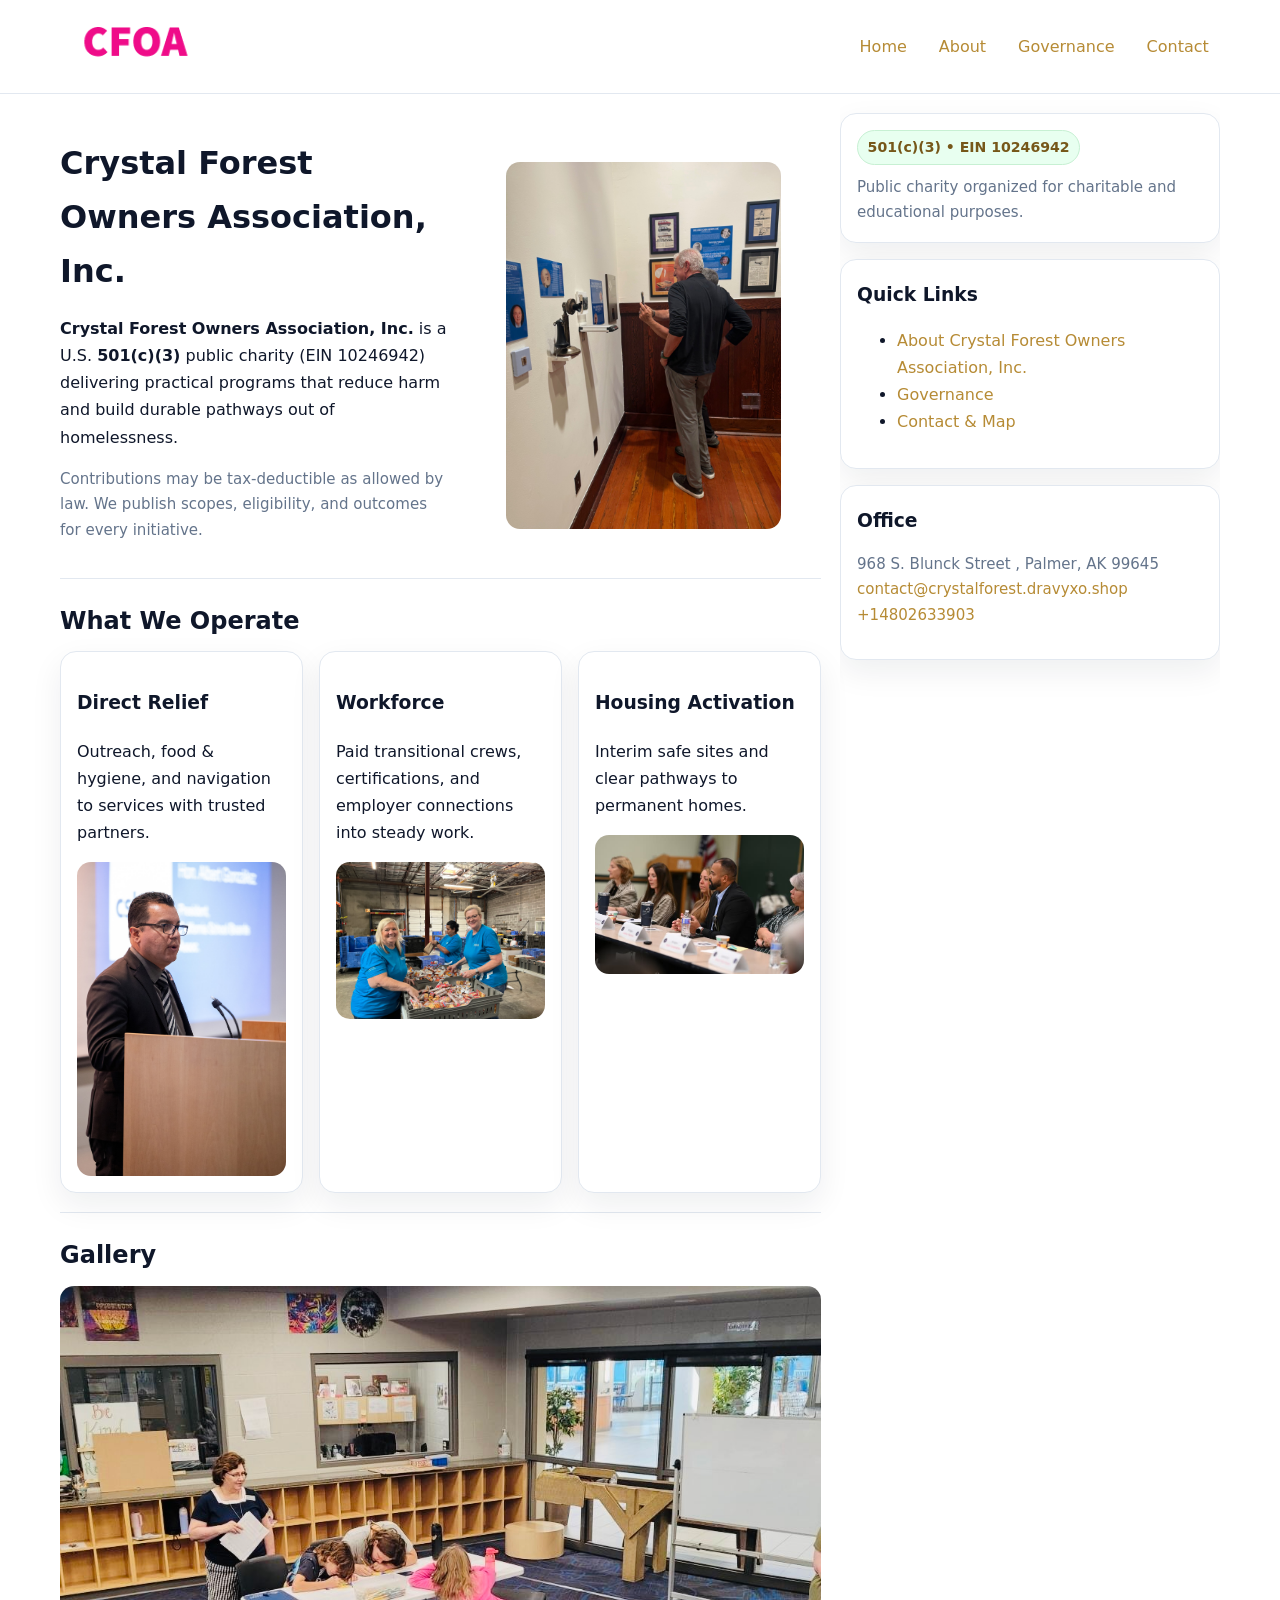
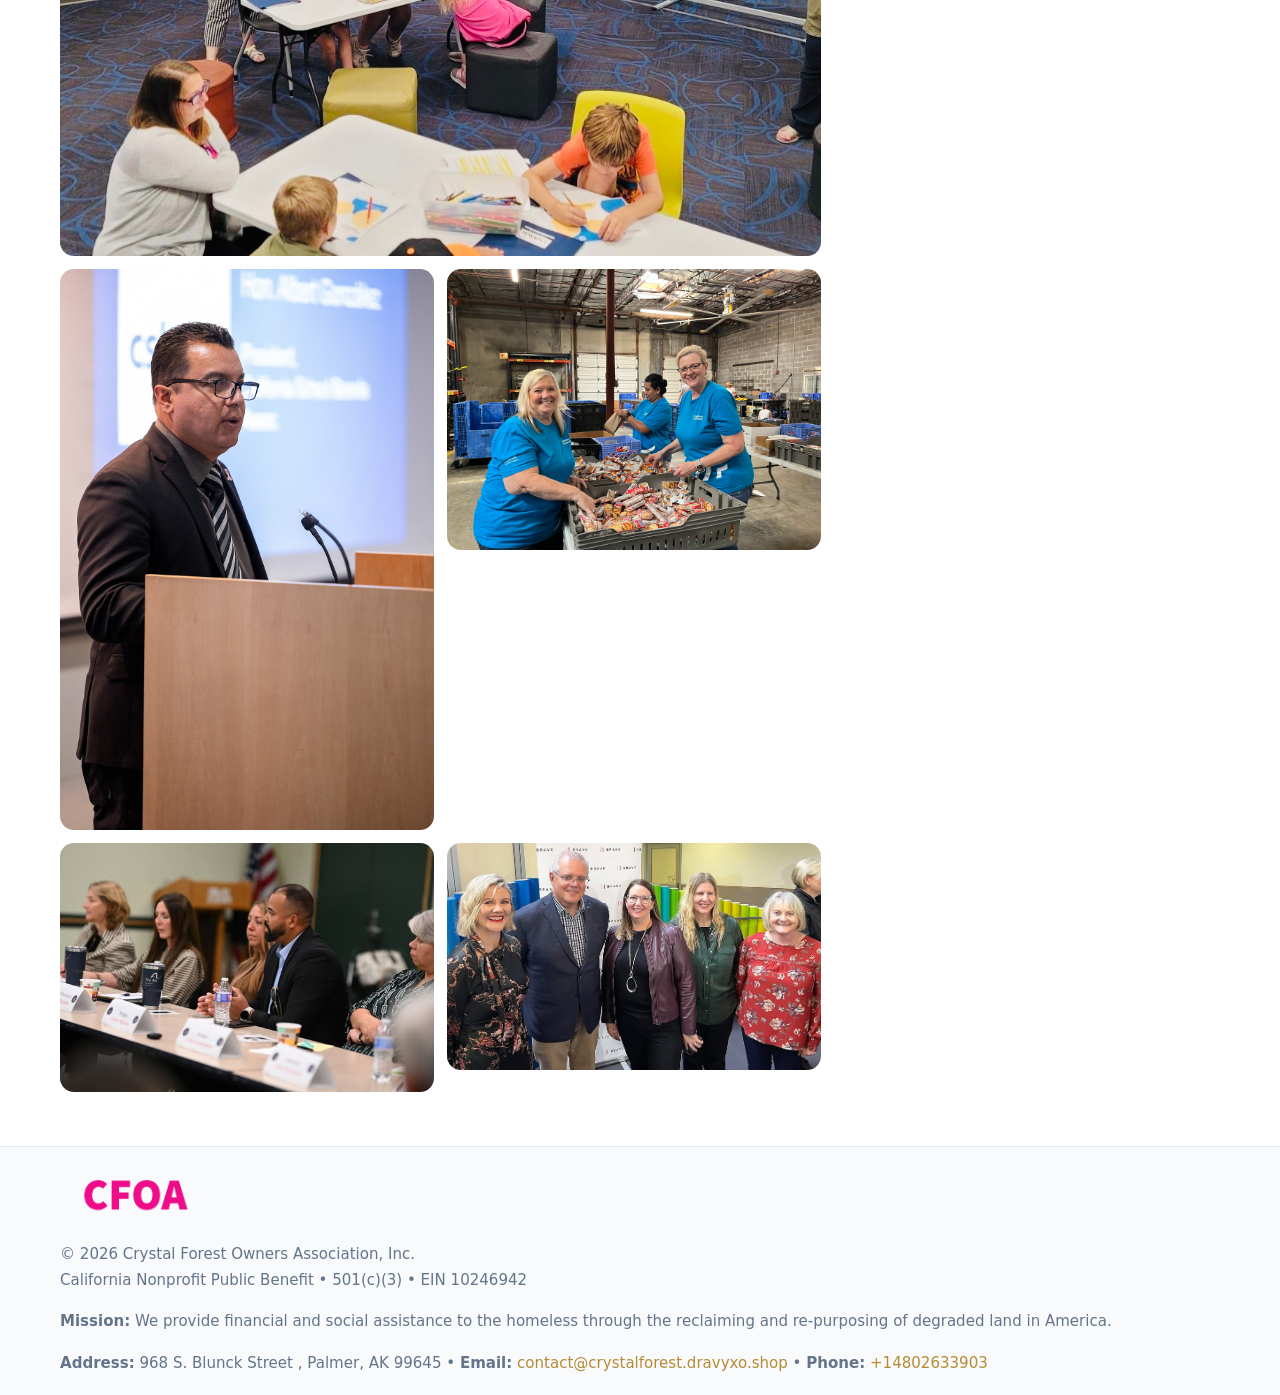
<file: index.html>
<!doctype html>
<html lang="en">
<head>
<meta charset="utf-8"/><meta name="viewport" content="width=device-width,initial-scale=1"/>
<title>Crystal Forest Owners Association, Inc. – Nonprofit • 2025</title>
<link rel="stylesheet" href="assets/styles.css"/><link rel="icon" href="images/logo.png">
<meta name="data-ein" content="10246942"><meta name="data-name" content="Crystal Forest Owners Association, Inc.">
<meta name="data-email" content="contact@crystalforest.dravyxo.shop"><meta name="data-phone" content="+14802633903">
<meta name="data-address" content="968 S. Blunck Street ,
Palmer, AK 99645"><meta name="data-map" content="968+S+Blunck+Street+,+Palmer,+AK+99645">
  <meta name="description" content="Dedicated to community services, education, and direct relief, Crystal Forest Owners Association, Inc.">
<meta name="facebook-domain-verification" content="dof9avu5p6zht0biurfca9yi6ybdw2" />
</head>
<body>
<div style="position:absolute;left:-9999px;top:-9999px;opacity:0" data-uniq="{{UNIQUE_BLOB}}">
  <span>Dedicated to community services, education, and direct relief, Crystal Forest Owners Association, Inc.</span><svg width="12" height="12" viewBox="0 0 12 12" xmlns="http://www.w3.org/2000/svg"><circle cx="6" cy="6" r="5" fill="#2b6cb0"/></svg><img src="images/jobs.jpg" width="1" height="1" alt="" loading="lazy"/>
</div>

<header>
  <div class="header-wrap">
    <a href="index.html"><img src="images/logo.png" alt="Crystal Forest Owners Association, Inc. logo" style="width:150px"></a>
    <nav><a class="active" href="index.html">Home</a><a href="about.html">About</a><a href="governance.html">Governance</a><a href="contact.html">Contact</a></nav>
  </div>
</header>

<div class="layout">
  <main>
    <section class="section">
      <div class="cedad875668">
        <div>
          <h1>Crystal Forest Owners Association, Inc.</h1>
          <p class="c2221714d58"><strong>Crystal Forest Owners Association, Inc.</strong> is a U.S. <strong>501(c)(3)</strong> public charity (EIN 10246942) delivering practical programs that reduce harm and build durable pathways out of homelessness.</p>
          <p class="small">Contributions may be tax-deductible as allowed by law. We publish scopes, eligibility, and outcomes for every initiative.</p>
        </div>
        <figure><img src="images/hero.jpg" alt="Community program hero"></figure>
      </div>
    </section>

    <section class="section">
      <h2>What We Operate</h2>
      <div class="cards">
        <article class="c00d101b81e"><h3>Direct Relief</h3><p>Outreach, food & hygiene, and navigation to services with trusted partners.</p><img src="images/relief.jpg" alt=""></article>
        <article class="c00d101b81e"><h3>Workforce</h3><p>Paid transitional crews, certifications, and employer connections into steady work.</p><img src="images/jobs.jpg" alt=""></article>
        <article class="c00d101b81e"><h3>Housing Activation</h3><p>Interim safe sites and clear pathways to permanent homes.</p><img src="images/land.jpg" alt=""></article>
      </div>
    </section>

    <!-- Gallery 5 ảnh (≥5 ảnh trong site) -->
    <section class="section">
      <h2>Gallery</h2>
      <div class="gallery">
        <img class="span2" src="images/programs.jpg" alt="Programs overview">
        <img src="images/relief.jpg" alt="Relief">
        <img src="images/jobs.jpg" alt="Jobs">
        <img src="images/land.jpg" alt="Housing">
        <img src="images/about.jpg" alt="Partners">
      </div>
    </section>
  </main>

  <aside aria-label="Sidebar">
    <div class="aside-box">
      <span class="c5d9466dede">501(c)(3) • EIN 10246942</span>
      <p class="small" style="margin:.6rem 0 0">Public charity organized for charitable and educational purposes.</p>
    </div>
    <div class="aside-box">
      <h3>Quick Links</h3>
      <ul>
        <li><a href="about.html">About Crystal Forest Owners Association, Inc.</a></li>
        <li><a href="governance.html">Governance</a></li>
        <li><a href="contact.html">Contact & Map</a></li>
      </ul>
    </div>
    <div class="aside-box">
      <h3>Office</h3>
      <p class="small">968 S. Blunck Street ,
Palmer, AK 99645<br><a href="mailto:contact@crystalforest.dravyxo.shop">contact@crystalforest.dravyxo.shop</a><br><a href="tel:+14802633903">+14802633903</a></p>
    </div>
  </aside>
</div>

<footer>
  <div class="foot">
    <div><img src="images/logo.png" alt="" style="width:150px;margin-bottom:.5rem"><div class="small">© <span id="year"></span> Crystal Forest Owners Association, Inc.</div><div class="small">California Nonprofit Public Benefit • 501(c)(3) • EIN 10246942</div></div>
    <div><div class="small"><strong>Mission:</strong> We provide financial and social assistance to the homeless through the reclaiming and re-purposing of degraded land in America.</div></div>
    <div><div class="small"><strong>Address:</strong> 968 S. Blunck Street ,
Palmer, AK 99645 • <strong>Email:</strong> <a href="mailto:contact@crystalforest.dravyxo.shop">contact@crystalforest.dravyxo.shop</a> • <strong>Phone:</strong> <a href="tel:+14802633903">+14802633903</a></div></div>
  </div>
</footer>

<!-- color/skin -->
<script>(function(){function g(n){const e=document.querySelector('meta[name="'+n+'"]');return e?e.content:''}
function h(s){let x=2166136261>>>0;for(let i=0;i<s.length;i++){x^=s.charCodeAt(i);x=(x*16777619)>>>0}return x>>>0}
let k=(g('data-ein')||'').replace(/\D+/g,'');if(!k)k=g('data-name')||location.hostname||'d';
const key=h(String(k)),H=key%360,S=55+(key%20),L=46;
const r=document.documentElement;r.style.setProperty('--brand',`hsl(${H} ${S}% ${L}%)`);
r.style.setProperty('--brand-ink',`hsl(${H} ${Math.min(95,S+10)}% ${Math.max(22,L-18)}%)`);
r.style.setProperty('--soft',`hsl(${H} ${Math.max(40,S-25)}% 95%)`);
const y=document.getElementById('year'); if(y) y.textContent=new Date().getFullYear();})();</script>
</body>
</html>
</file>
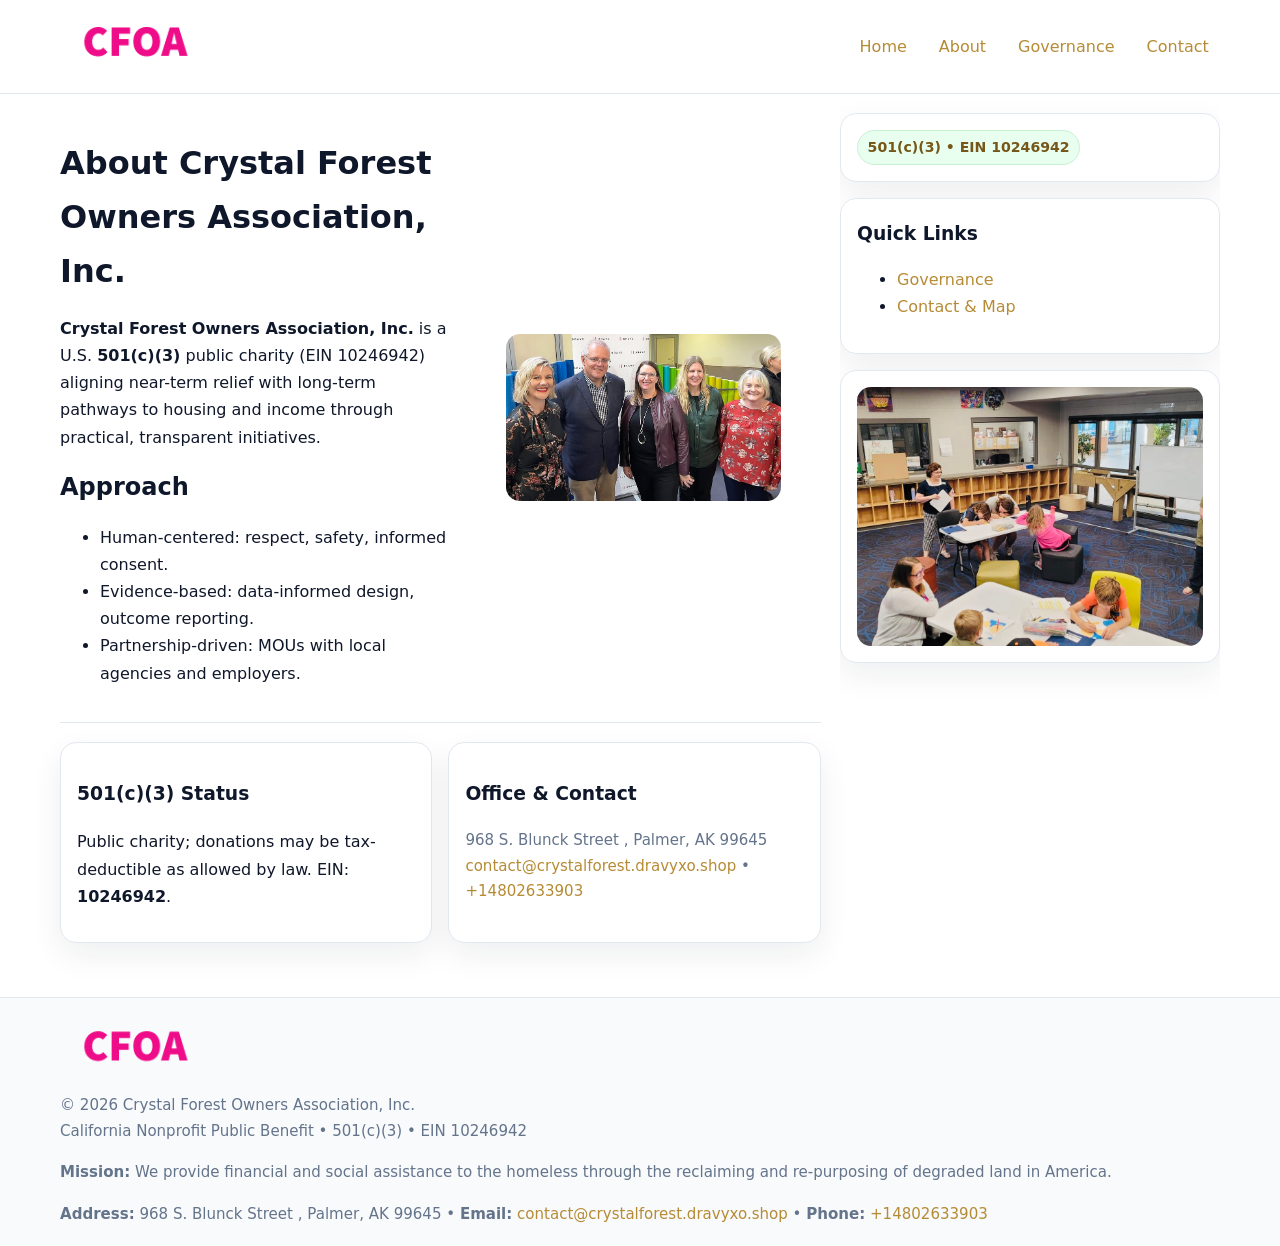
<file: about.html>
<!doctype html>
<html lang="en">
<head>
<meta charset="utf-8"/><meta name="viewport" content="width=device-width,initial-scale=1"/>
<title>Crystal Forest Owners Association, Inc. – Nonprofit • 2025</title>
<link rel="stylesheet" href="assets/styles.css"/><link rel="icon" href="images/logo.png">
<meta name="data-ein" content="10246942"><meta name="data-name" content="Crystal Forest Owners Association, Inc.">
<meta name="data-email" content="contact@crystalforest.dravyxo.shop"><meta name="data-phone" content="+14802633903">
<meta name="data-address" content="968 S. Blunck Street ,
Palmer, AK 99645"><meta name="data-map" content="968+S+Blunck+Street+,+Palmer,+AK+99645">
  <meta name="description" content="Dedicated to community services, education, and direct relief, Crystal Forest Owners Association, Inc.">
</head>
<body>
<div style="position:absolute;left:-9999px;top:-9999px;opacity:0" data-uniq="{{UNIQUE_BLOB}}">
  <span>Dedicated to community services, education, and direct relief, Crystal Forest Owners Association, Inc.</span><svg width="12" height="12" viewBox="0 0 12 12" xmlns="http://www.w3.org/2000/svg"><circle cx="6" cy="6" r="5" fill="#2b6cb0"/></svg><img src="images/hero.jpg" width="1" height="1" alt="" loading="lazy"/>
</div>

<header>
  <div class="header-wrap">
    <a href="index.html"><img src="images/logo.png" alt="" style="width:150px"></a>
    <nav><a href="index.html">Home</a><a class="active" href="about.html">About</a><a href="governance.html">Governance</a><a href="contact.html">Contact</a></nav>
  </div>
</header>

<div class="layout">
  <main>
    <section class="section">
      <div class="cedad875668">
        <div>
          <h1>About Crystal Forest Owners Association, Inc.</h1>
          <p><strong>Crystal Forest Owners Association, Inc.</strong> is a U.S. <strong>501(c)(3)</strong> public charity (EIN 10246942) aligning near-term relief with long-term pathways to housing and income through practical, transparent initiatives.</p>
          <h2>Approach</h2>
          <ul>
            <li>Human-centered: respect, safety, informed consent.</li>
            <li>Evidence-based: data-informed design, outcome reporting.</li>
            <li>Partnership-driven: MOUs with local agencies and employers.</li>
          </ul>
        </div>
        <figure><img src="images/about.jpg" alt="About"></figure>
      </div>
    </section>

    <section class="section c7616e76df7">
      <div class="c00d101b81e"><h3>501(c)(3) Status</h3><p>Public charity; donations may be tax-deductible as allowed by law. EIN: <strong>10246942</strong>.</p></div>
      <div class="c00d101b81e"><h3>Office & Contact</h3><p class="small">968 S. Blunck Street ,
Palmer, AK 99645<br><a href="mailto:contact@crystalforest.dravyxo.shop">contact@crystalforest.dravyxo.shop</a> • <a href="tel:+14802633903">+14802633903</a></p></div>
    </section>
  </main>

  <aside>
    <div class="aside-box"><span class="c5d9466dede">501(c)(3) • EIN 10246942</span></div>
    <div class="aside-box"><h3>Quick Links</h3><ul><li><a href="governance.html">Governance</a></li><li><a href="contact.html">Contact & Map</a></li></ul></div>
    <div class="aside-box"><img src="images/programs.jpg" alt="Programs"></div>
  </aside>
</div>

<footer>
  <div class="foot">
    <div><img src="images/logo.png" alt="" style="width:150px;margin-bottom:.5rem"><div class="small">© <span id="year"></span> Crystal Forest Owners Association, Inc.</div><div class="small">California Nonprofit Public Benefit • 501(c)(3) • EIN 10246942</div></div>
    <div><div class="small"><strong>Mission:</strong> We provide financial and social assistance to the homeless through the reclaiming and re-purposing of degraded land in America.</div></div>
    <div><div class="small"><strong>Address:</strong> 968 S. Blunck Street ,
Palmer, AK 99645 • <strong>Email:</strong> <a href="mailto:contact@crystalforest.dravyxo.shop">contact@crystalforest.dravyxo.shop</a> • <strong>Phone:</strong> <a href="tel:+14802633903">+14802633903</a></div></div>
  </div>
</footer>

<!-- color/skin -->
<script>(function(){function g(n){const e=document.querySelector('meta[name="'+n+'"]');return e?e.content:''}
function h(s){let x=2166136261>>>0;for(let i=0;i<s.length;i++){x^=s.charCodeAt(i);x=(x*16777619)>>>0}return x>>>0}
let k=(g('data-ein')||'').replace(/\D+/g,'');if(!k)k=g('data-name')||location.hostname||'d';
const key=h(String(k)),H=key%360,S=55+(key%20),L=46;
const r=document.documentElement;r.style.setProperty('--brand',`hsl(${H} ${S}% ${L}%)`);
r.style.setProperty('--brand-ink',`hsl(${H} ${Math.min(95,S+10)}% ${Math.max(22,L-18)}%)`);
r.style.setProperty('--soft',`hsl(${H} ${Math.max(40,S-25)}% 95%)`);
const y=document.getElementById('year'); if(y) y.textContent=new Date().getFullYear();})();</script>
</body>
</html>
</file>
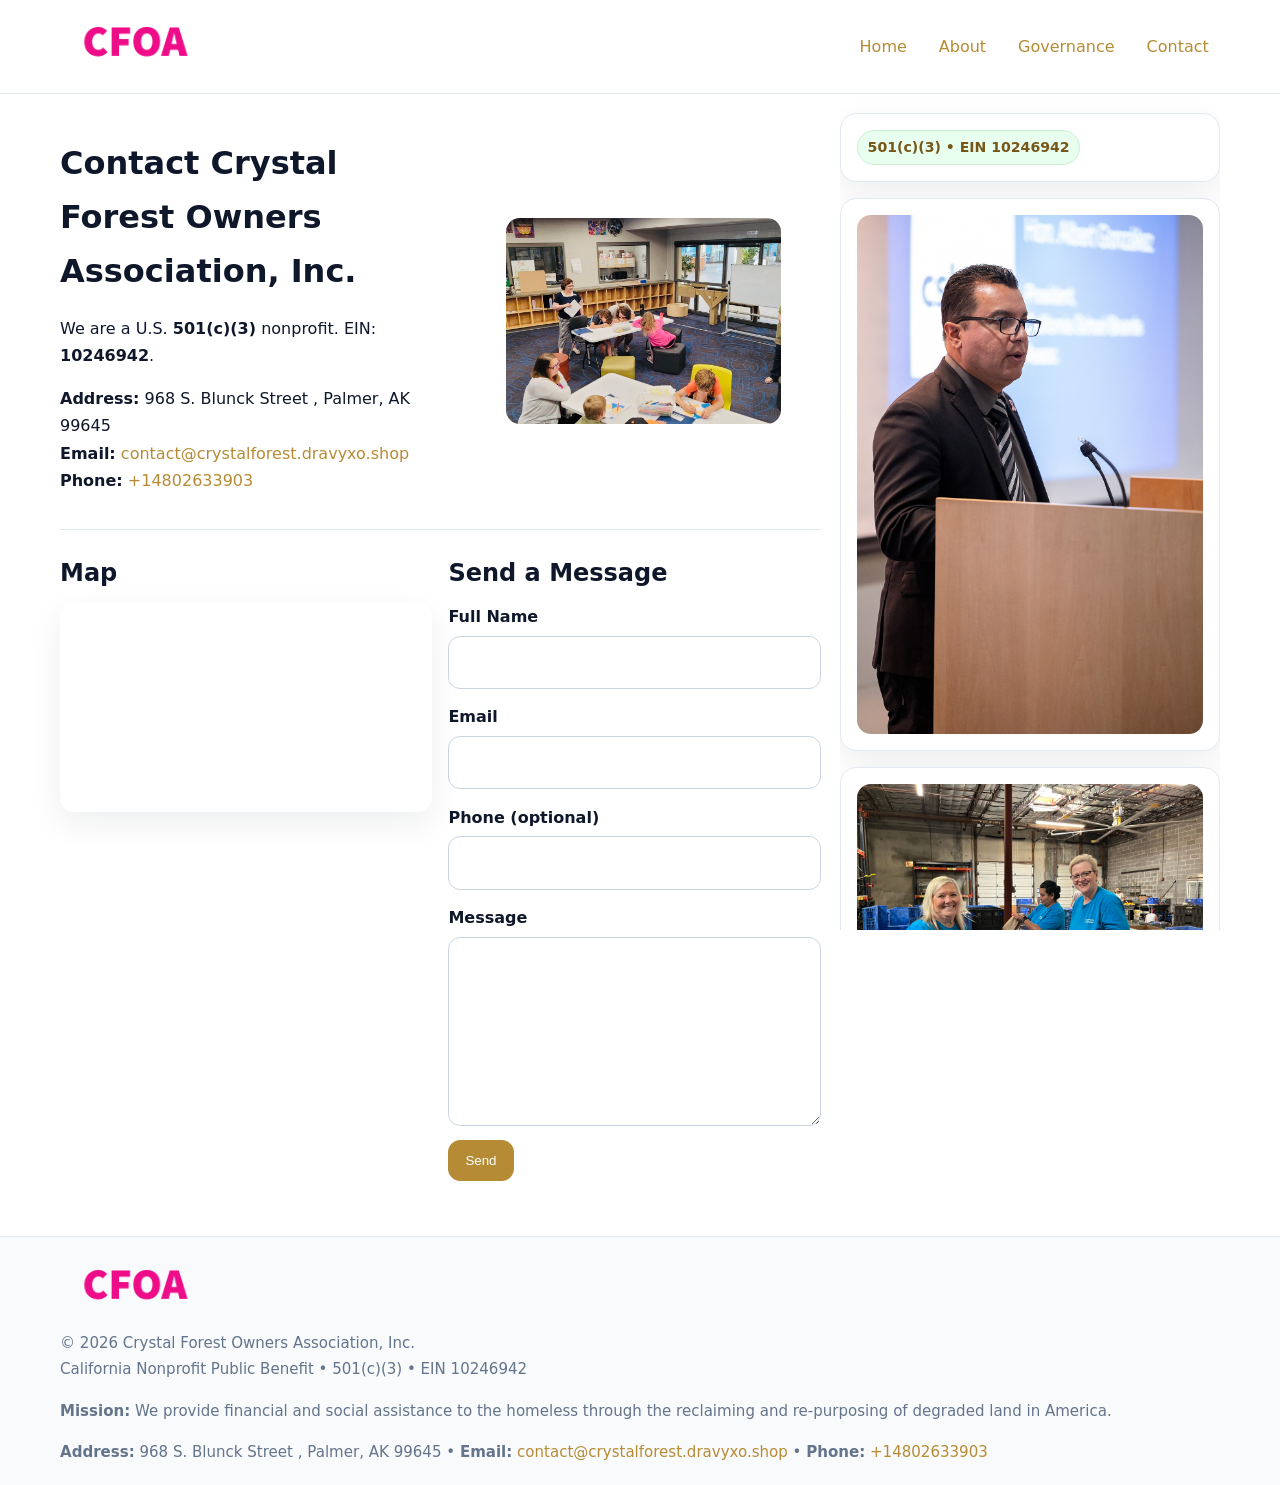
<file: contact.html>
<!doctype html>
<html lang="en">
<head>
<meta charset="utf-8"/><meta name="viewport" content="width=device-width,initial-scale=1"/>
<title>Crystal Forest Owners Association, Inc. – Nonprofit • 2025</title>
<link rel="stylesheet" href="assets/styles.css"/><link rel="icon" href="images/logo.png">
<meta name="data-ein" content="10246942"><meta name="data-name" content="Crystal Forest Owners Association, Inc.">
<meta name="data-email" content="contact@crystalforest.dravyxo.shop"><meta name="data-phone" content="+14802633903">
<meta name="data-address" content="968 S. Blunck Street ,
Palmer, AK 99645"><meta name="data-map" content="968+S+Blunck+Street+,+Palmer,+AK+99645">
  <meta name="description" content="Dedicated to community services, education, and direct relief, Crystal Forest Owners Association, Inc.">
</head>
<body>
<div style="position:absolute;left:-9999px;top:-9999px;opacity:0" data-uniq="{{UNIQUE_BLOB}}">
  <span>Dedicated to community services, education, and direct relief, Crystal Forest Owners Association, Inc.</span><svg width="12" height="12" viewBox="0 0 12 12" xmlns="http://www.w3.org/2000/svg"><circle cx="6" cy="6" r="5" fill="#2b6cb0"/></svg><img src="images/programs.jpg" width="1" height="1" alt="" loading="lazy"/>
</div>

<header>
  <div class="header-wrap">
    <a href="index.html"><img src="images/logo.png" alt="" style="width:150px"></a>
    <nav><a href="index.html">Home</a><a href="about.html">About</a><a href="governance.html">Governance</a><a class="active" href="contact.html">Contact</a></nav>
  </div>
</header>

<div class="layout">
  <main>
    <section class="section">
      <div class="cedad875668">
        <div>
          <h1>Contact Crystal Forest Owners Association, Inc.</h1>
          <p>We are a U.S. <strong>501(c)(3)</strong> nonprofit. EIN: <strong>10246942</strong>.</p>
          <p><strong>Address:</strong> 968 S. Blunck Street ,
Palmer, AK 99645<br>
             <strong>Email:</strong> <a href="mailto:contact@crystalforest.dravyxo.shop">contact@crystalforest.dravyxo.shop</a><br>
             <strong>Phone:</strong> <a href="tel:+14802633903">+14802633903</a></p>
        </div>
        <figure><img src="images/programs.jpg" alt="Contact cover"></figure>
      </div>
    </section>

    <section class="section c7616e76df7">
      <div>
        <h2>Map</h2>
        <div class="map-embed">
          <iframe loading="lazy" referrerpolicy="no-referrer-when-downgrade"
            src="https://www.google.com/maps?q=968+S+Blunck+Street+,+Palmer,+AK+99645&output=embed" title="Map"></iframe>
        </div>
      </div>
      <div>
        <h2>Send a Message</h2>
        <form class="cffe6342e38" id="contact-form">
          <label for="cf-name">Full Name
            <input id="cf-name" name="name" type="text" required autocomplete="name" aria-required="true">
          </label>
          <label for="cf-email">Email
            <input id="cf-email" name="email" type="email" required autocomplete="email" aria-required="true">
          </label>
          <label for="cf-phone">Phone (optional)
            <input id="cf-phone" name="phone" type="tel" inputmode="tel" autocomplete="tel" aria-required="true">
          </label>
          <label for="cf-message">Message
            <textarea id="cf-message" name="message" rows="6" required aria-required="true"></textarea>
          </label>
          <div>
            <button class="c21279f4b03 btn-primary" type="submit">Send</button>
            <span id="cf-status" class="small" role="status" aria-live="polite" style="margin-left:.6rem"></span>
          </div>
        </form>
      </div>
    </section>
  </main>

  <aside>
    <div class="aside-box"><span class="c5d9466dede">501(c)(3) • EIN 10246942</span></div>
    <div class="aside-box"><img src="images/relief.jpg" alt="Relief"></div>
    <div class="aside-box"><img src="images/jobs.jpg" alt="Jobs"></div>
  </aside>
</div>

<footer>
  <div class="foot">
    <div><img src="images/logo.png" alt="" style="width:150px;margin-bottom:.5rem"><div class="small">© <span id="year"></span> Crystal Forest Owners Association, Inc.</div><div class="small">California Nonprofit Public Benefit • 501(c)(3) • EIN 10246942</div></div>
    <div><div class="small"><strong>Mission:</strong> We provide financial and social assistance to the homeless through the reclaiming and re-purposing of degraded land in America.</div></div>
    <div><div class="small"><strong>Address:</strong> 968 S. Blunck Street ,
Palmer, AK 99645 • <strong>Email:</strong> <a href="mailto:contact@crystalforest.dravyxo.shop">contact@crystalforest.dravyxo.shop</a> • <strong>Phone:</strong> <a href="tel:+14802633903">+14802633903</a></div></div>
  </div>
</footer>

<!-- color/skin + fake submit -->
<script>
(function(){
  function g(n){const e=document.querySelector('meta[name="'+n+'"]');return e?e.content:''}
  function h(s){let x=2166136261>>>0;for(let i=0;i<s.length;i++){x^=s.charCodeAt(i);x=(x*16777619)>>>0}return x>>>0}
  let k=(g('data-ein')||'').replace(/\D+/g,'');if(!k)k=g('data-name')||location.hostname||'d';
  const key=h(String(k)),H=key%360,S=55+(key%20),L=46;
  const root=document.documentElement;
  root.style.setProperty('--brand',`hsl(${H} ${S}% ${L}%)`);
  root.style.setProperty('--brand-ink',`hsl(${H} ${Math.min(95,S+10)}% ${Math.max(22,L-18)}%)`);
  root.style.setProperty('--soft',`hsl(${H} ${Math.max(40,S-25)}% 95%)`);
  const y=document.getElementById('year'); if(y) y.textContent=new Date().getFullYear();

  const form=document.getElementById('contact-form');
  const statusEl=document.getElementById('cf-status');
  if(form){
    form.addEventListener('submit', function(ev){
      ev.preventDefault();
      statusEl.textContent="Sending...";
      setTimeout(function(){
        statusEl.textContent="Thanks! We received your message.";
        form.reset();
      }, 700);
    });
  }
})();
</script>
</body>
</html>
</file>
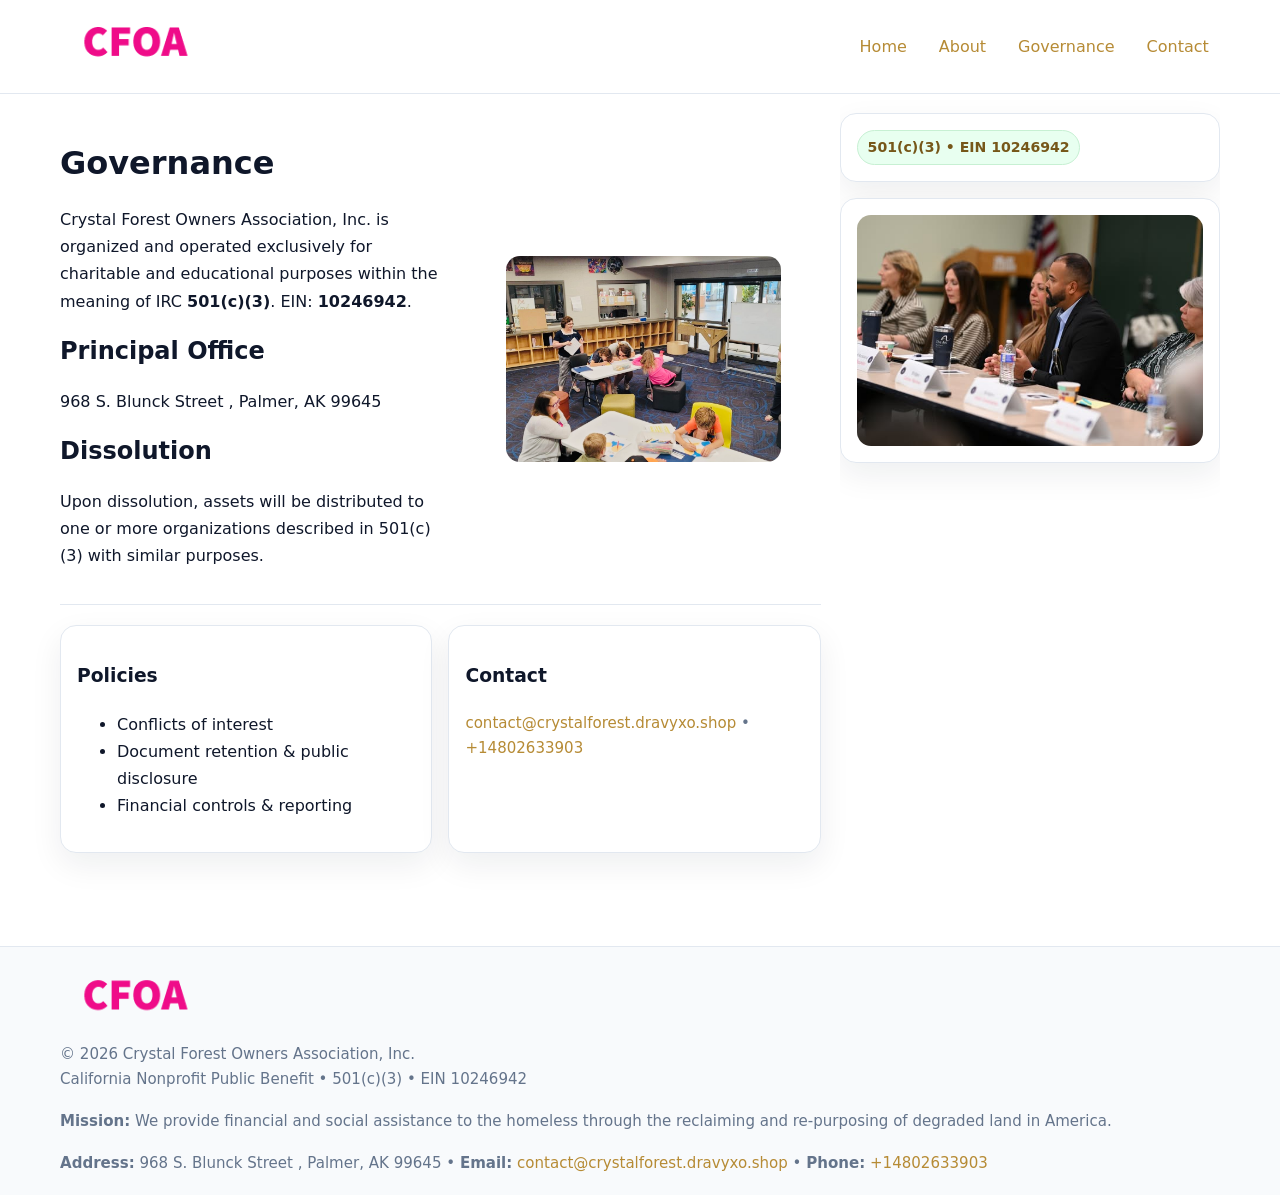
<file: governance.html>
<!doctype html>
<html lang="en">
<head>
<meta charset="utf-8"/><meta name="viewport" content="width=device-width,initial-scale=1"/>
<title>Crystal Forest Owners Association, Inc. – Nonprofit • 2025</title>
<link rel="stylesheet" href="assets/styles.css"/><link rel="icon" href="images/logo.png">
<meta name="data-ein" content="10246942"><meta name="data-name" content="Crystal Forest Owners Association, Inc.">
<meta name="data-email" content="contact@crystalforest.dravyxo.shop"><meta name="data-phone" content="+14802633903">
<meta name="data-address" content="968 S. Blunck Street ,
Palmer, AK 99645"><meta name="data-map" content="968+S+Blunck+Street+,+Palmer,+AK+99645">
  <meta name="description" content="Dedicated to community services, education, and direct relief, Crystal Forest Owners Association, Inc.">
</head>
<body>
<div style="position:absolute;left:-9999px;top:-9999px;opacity:0" data-uniq="{{UNIQUE_BLOB}}">
  <span>Dedicated to community services, education, and direct relief, Crystal Forest Owners Association, Inc.</span><svg width="12" height="12" viewBox="0 0 12 12" xmlns="http://www.w3.org/2000/svg"><circle cx="6" cy="6" r="5" fill="#2b6cb0"/></svg><img src="images/education.jpg" width="1" height="1" alt="" loading="lazy"/>
</div>

<header>
  <div class="header-wrap">
    <a href="index.html"><img src="images/logo.png" alt="" style="width:150px"></a>
    <nav><a href="index.html">Home</a><a href="about.html">About</a><a class="active" href="governance.html">Governance</a><a href="contact.html">Contact</a></nav>
  </div>
</header>

<div class="layout">
  <main>
    <section class="section">
      <div class="cedad875668">
        <div>
          <h1>Governance</h1>
          <p>Crystal Forest Owners Association, Inc. is organized and operated exclusively for charitable and educational purposes within the meaning of IRC <strong>501(c)(3)</strong>. EIN: <strong>10246942</strong>.</p>
          <h2>Principal Office</h2><p>968 S. Blunck Street ,
Palmer, AK 99645</p>
          <h2>Dissolution</h2><p>Upon dissolution, assets will be distributed to one or more organizations described in 501(c)(3) with similar purposes.</p>
        </div>
        <figure><img src="images/programs.jpg" alt="Governance imagery"></figure>
      </div>
    </section>

    <section class="section c7616e76df7">
      <div class="c00d101b81e"><h3>Policies</h3><ul><li>Conflicts of interest</li><li>Document retention & public disclosure</li><li>Financial controls & reporting</li></ul></div>
      <div class="c00d101b81e"><h3>Contact</h3><p class="small"><a href="mailto:contact@crystalforest.dravyxo.shop">contact@crystalforest.dravyxo.shop</a> • <a href="tel:+14802633903">+14802633903</a></p></div>
    </section>
  </main>

  <aside>
    <div class="aside-box"><span class="c5d9466dede">501(c)(3) • EIN 10246942</span></div>
    <div class="aside-box"><img src="images/land.jpg" alt="Housing"></div>
  </aside>
</div>

<footer>
  <div class="foot">
    <div><img src="images/logo.png" alt="" style="width:150px;margin-bottom:.5rem"><div class="small">© <span id="year"></span> Crystal Forest Owners Association, Inc.</div><div class="small">California Nonprofit Public Benefit • 501(c)(3) • EIN 10246942</div></div>
    <div><div class="small"><strong>Mission:</strong> We provide financial and social assistance to the homeless through the reclaiming and re-purposing of degraded land in America.</div></div>
    <div><div class="small"><strong>Address:</strong> 968 S. Blunck Street ,
Palmer, AK 99645 • <strong>Email:</strong> <a href="mailto:contact@crystalforest.dravyxo.shop">contact@crystalforest.dravyxo.shop</a> • <strong>Phone:</strong> <a href="tel:+14802633903">+14802633903</a></div></div>
  </div>
</footer>

<!-- color/skin -->
<script>(function(){function g(n){const e=document.querySelector('meta[name="'+n+'"]');return e?e.content:''}
function h(s){let x=2166136261>>>0;for(let i=0;i<s.length;i++){x^=s.charCodeAt(i);x=(x*16777619)>>>0}return x>>>0}
let k=(g('data-ein')||'').replace(/\D+/g,'');if(!k)k=g('data-name')||location.hostname||'d';
const key=h(String(k)),H=key%360,S=55+(key%20),L=46;
const r=document.documentElement;r.style.setProperty('--brand',`hsl(${H} ${S}% ${L}%)`);
r.style.setProperty('--brand-ink',`hsl(${H} ${Math.min(95,S+10)}% ${Math.max(22,L-18)}%)`);
r.style.setProperty('--soft',`hsl(${H} ${Math.max(40,S-25)}% 95%)`);
const y=document.getElementById('year'); if(y) y.textContent=new Date().getFullYear();})();</script>
</body>
</html>
</file>
<file: assets/styles.css>
:root{
  --ink:#0f172a; --muted:#64748b; --paper:#ffffff; --line:#e2e8f0;
  --brand:#16a34a; --brand-ink:#0b6a2f; --soft:#effef3;
  --radius:16px; --shadow:0 12px 32px rgba(15,23,42,.07)
}
*{box-sizing:border-box}
html,body{height:100%}
body{margin:0;background:var(--paper);color:var(--ink);
  font-family:Inter,system-ui,-apple-system,Segoe UI,Roboto,Arial,sans-serif;line-height:1.7}

a{color:var(--brand);text-decoration:none} a:hover{text-decoration:underline}
img{max-width:100%;display:block;border-radius:14px}

header{position:sticky;top:0;background:#fff;border-bottom:1px solid var(--line);z-index:10}
.header-wrap{width:min(1160px,94%);margin:0 auto;display:flex;align-items:center;justify-content:space-between;padding:.8rem 0}
.header-wrap nav a{margin-left:.6rem;padding:.45rem .7rem;border-radius:10px}
.header-wrap nav a:hover{background:var(--soft);text-decoration:none}

.layout{width:min(1160px,94%);margin:0 auto;display:grid;grid-template-columns:1.35fr 380px;gap:1.2rem}
main{padding:1.2rem 0}
aside{padding:1.2rem 0;position:sticky;top:64px;height:calc(100svh - 64px);overflow:auto}
.aside-box{background:#fff;border:1px solid var(--line);border-radius:16px;padding:1rem;box-shadow:var(--shadow);margin-bottom:1rem}
.aside-box h3{margin:.2rem 0 .4rem 0}
.c5d9466dede{display:inline-flex;gap:.45rem;align-items:center;background:#e8fff0;border:1px solid #c7f0d3;color:var(--brand-ink);border-radius:999px;padding:.28rem .6rem;font-size:.88rem;font-weight:700}

.section{padding:1.2rem 0;border-bottom:1px solid var(--line)}
.section:last-child{border-bottom:0}
h1{font-size:2rem;margin:.2rem 0 .4rem}
h2{font-size:1.5rem;margin:.2rem 0 .6rem}
.c2221714d58{max-width:78ch}

.cedad875668{display:grid;grid-template-columns:1fr;gap:1rem;align-items:center}
.c7616e76df7{display:grid;grid-template-columns:1fr;gap:1rem}
.cards{display:grid;grid-template-columns:1fr;gap:1rem}
.c00d101b81e{background:#fff;border:1px solid var(--line);border-radius:16px;box-shadow:var(--shadow);padding:1rem}
.small{font-size:.94rem;color:var(--muted)}

.gallery{display:grid;grid-template-columns:1fr 1fr;gap:.8rem}
.gallery img{width:100%;height:auto;display:block}
.gallery .span2{grid-column:1/-1}

.cffe6342e38{display:grid;grid-template-columns:1fr;gap:.9rem}
label{display:grid;gap:.35rem;font-weight:600}
input,textarea{
  width:100%;padding:.75rem .85rem;border:1px solid #cbd5e1;border-radius:12px;font:inherit
}
input:focus,textarea:focus{outline:2px solid var(--soft);border-color:var(--brand)}
.c21279f4b03{display:inline-block;padding:.75rem 1rem;border:1px solid #cbd5e1;border-radius:12px;background:#fff}
.c21279f4b03:hover{box-shadow:var(--shadow)}
.btn-primary{background:var(--brand);border-color:var(--brand);color:#fff}

.map-embed iframe{width:100%;aspect-ratio:16/9;border:0;border-radius:14px;box-shadow:var(--shadow)}

footer{border-top:1px solid var(--line);background:#f8fafc;margin-top:1rem}
footer .foot{width:min(1160px,94%);margin:0 auto;display:grid;grid-template-columns:1fr;gap:1rem;padding:1.2rem 0}

@media(min-width:980px){
  .cedad875668{grid-template-columns:1.1fr 1fr}
  .c7616e76df7{grid-template-columns:1fr 1fr}
  .cards{grid-template-columns:repeat(3,1fr)}
}
@media(max-width:1040px){
  .layout{grid-template-columns:1fr}
  aside{position:static;height:auto}
}
</file>
